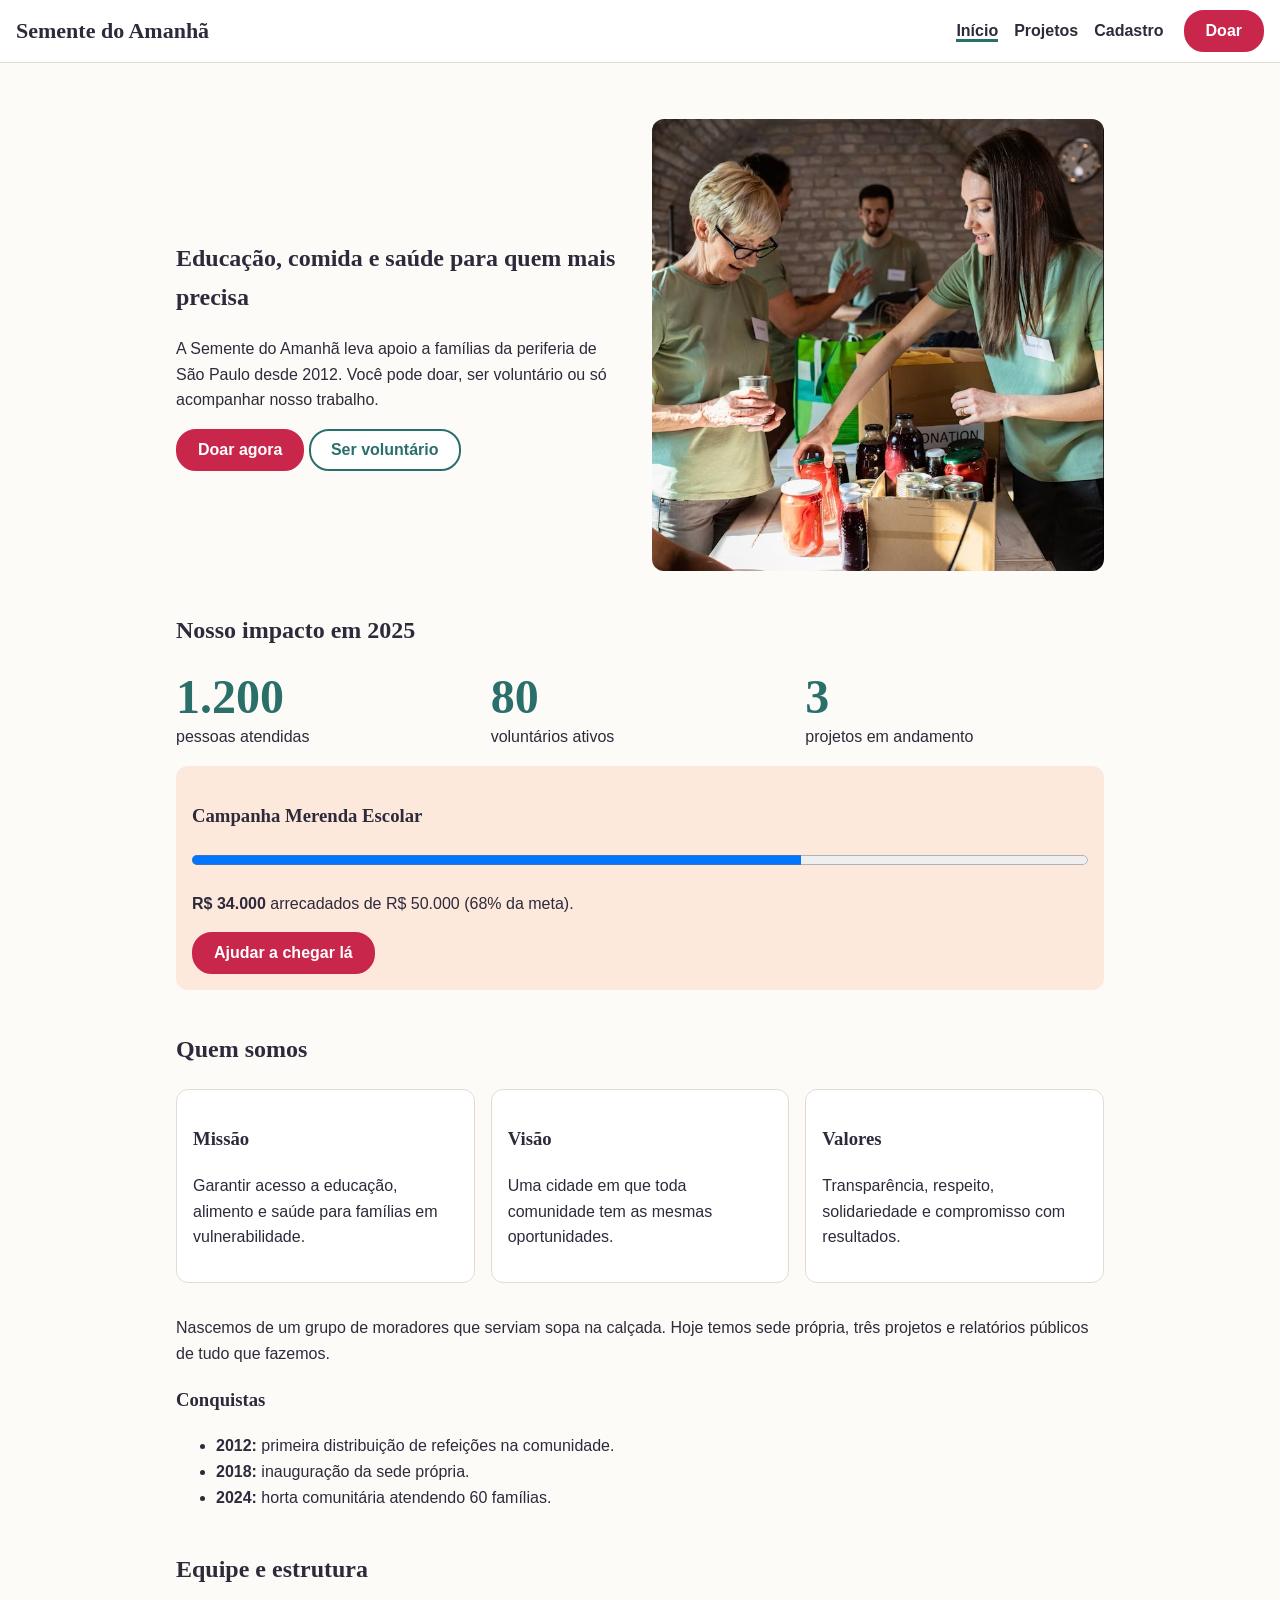
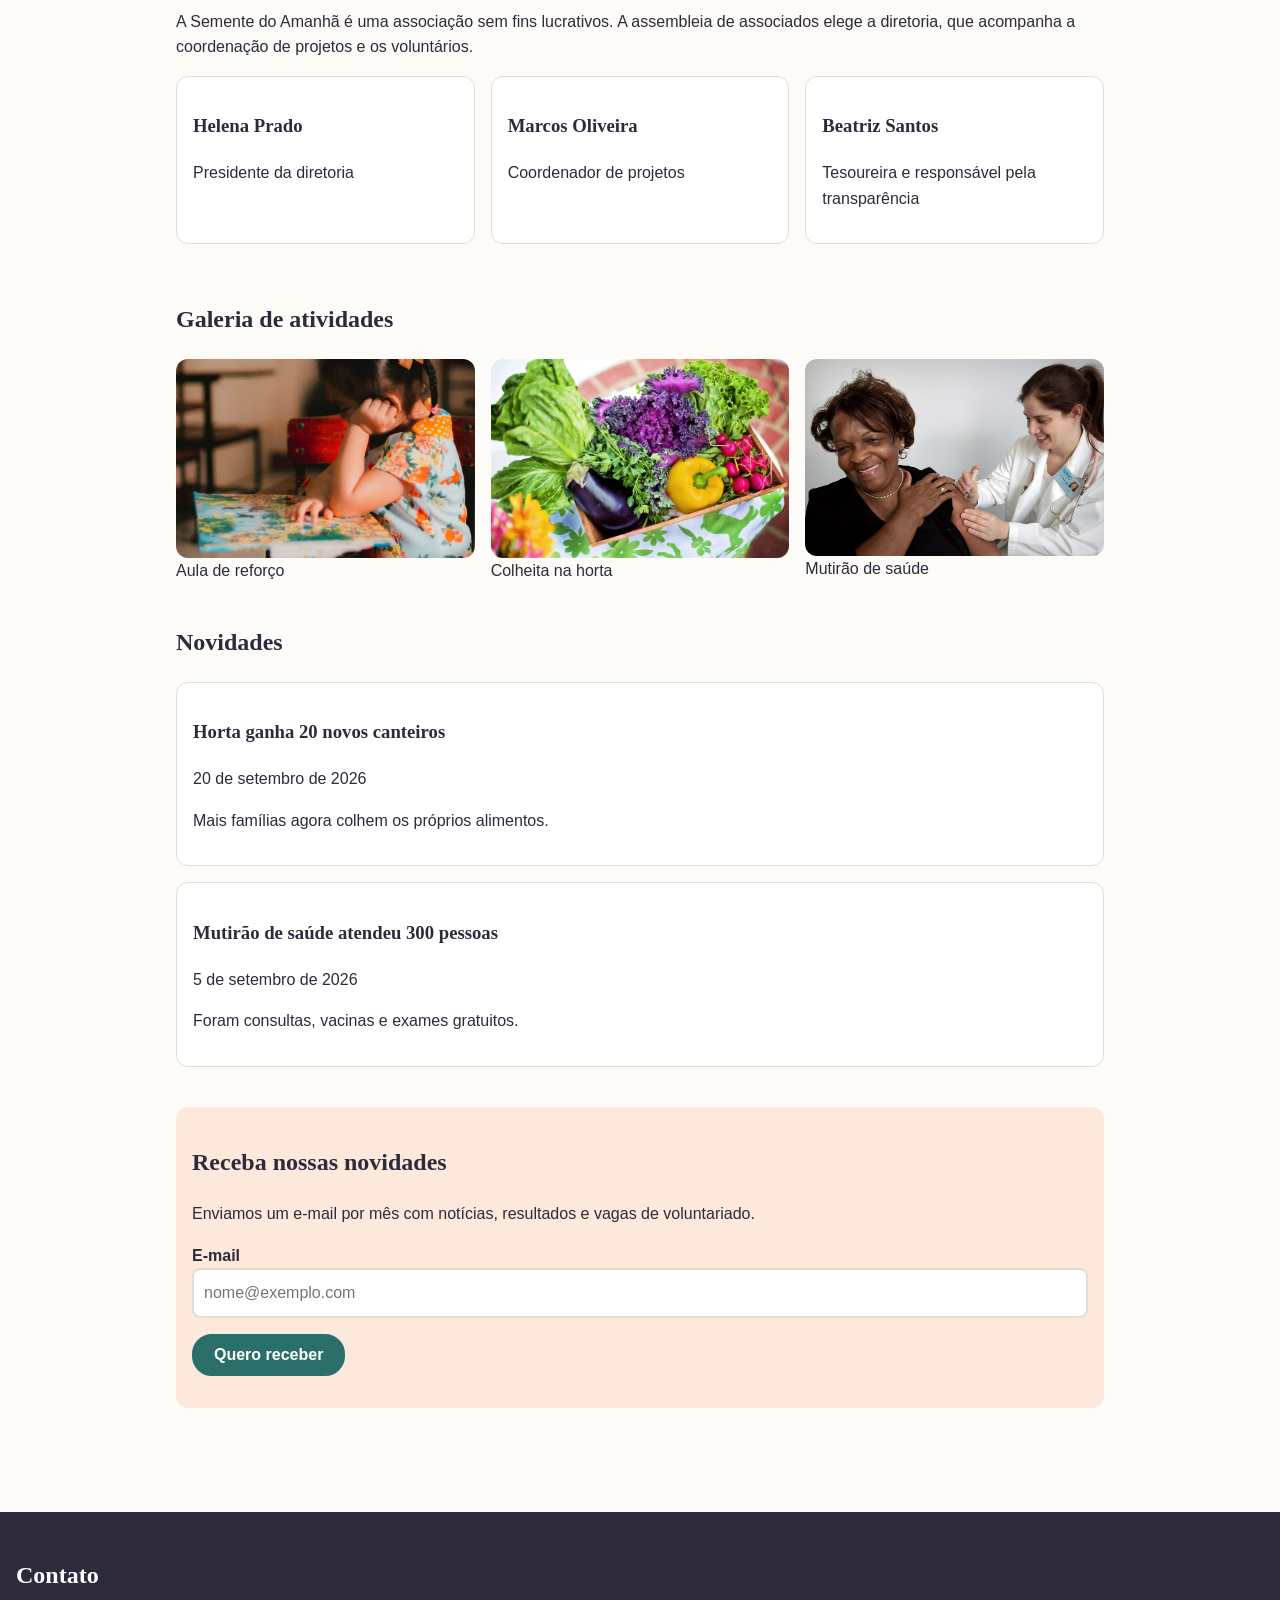
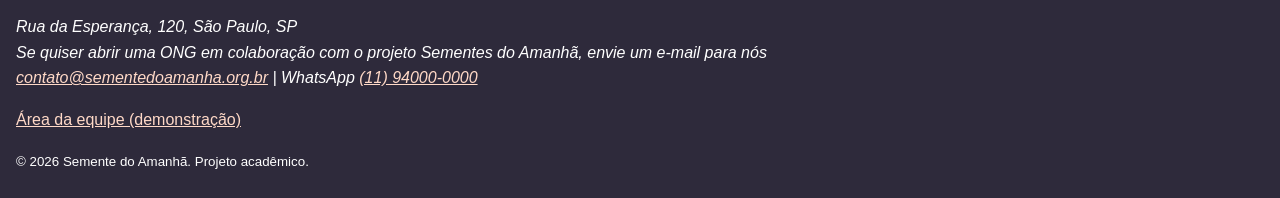
<file: index.html>
<!DOCTYPE html>
<html lang="pt-BR">
<head>
	<meta charset="UTF-8">
	<meta name="viewport" content="width=device-width, initial-scale=1">
	<meta name="description" content="ONG Semente do Amanhã: educação, alimentação e saúde em São Paulo.">
	<title>Início | Semente do Amanhã</title>
	<link rel="stylesheet" href="css/style.css">
</head>
<body>
	<header>
		<a class="marca" href="index.html">Semente do Amanhã</a>
		<nav>
			<ul>
			<li><a href="index.html" class="atual">Início</a></li>
			<li><a href="projetos.html">Projetos</a></li>
			<li><a href="cadastro.html">Cadastro</a></li>
			</ul>
		</nav>
		<a class="doar" href="projetos.html#doar">Doar</a>
	</header>

	<main>
		<section class="hero">
			<div>
				<h1>Educação, comida e saúde para quem mais precisa</h1>
				<p>A Semente do Amanhã leva apoio a famílias da periferia de São Paulo desde 2012. Você pode doar, ser voluntário ou só acompanhar nosso trabalho.</p>
				<a class="doar" href="projetos.html#doar">Doar agora</a>
				<a class="sec" href="cadastro.html">Ser voluntário</a>
			</div>
			<img src="img/hero.jpg" alt="Voluntários da ONG reunidos separando e organizando doações de alimentos para distribuição">
		</section>

		<section>
			<h2>Nosso impacto em 2025</h2>
			<ul class="numeros">
				<li><strong>1.200</strong> pessoas atendidas</li>
				<li><strong>80</strong> voluntários ativos</li>
				<li><strong>3</strong> projetos em andamento</li>
			</ul>
			<div class="faixa">
				<h3>Campanha Merenda Escolar</h3>
				<progress value="34000" max="50000">68%</progress>
				<p><strong>R$ 34.000</strong> arrecadados de R$ 50.000 (68% da meta).</p>
				<a class="doar" href="projetos.html#doar">Ajudar a chegar lá</a>
			</div>
		</section>

		<section>
			<h2>Quem somos</h2>
			<div class="grade">
				<article class="cartao">
					<h3>Missão</h3>
					<p>Garantir acesso a educação, alimento e saúde para famílias em vulnerabilidade.</p>
				</article>
				<article class="cartao">
					<h3>Visão</h3>
					<p>Uma cidade em que toda comunidade tem as mesmas oportunidades.</p>
				</article>
				<article class="cartao">
					<h3>Valores</h3>
					<p>Transparência, respeito, solidariedade e compromisso com resultados.</p>
				</article>
			</div>
			<p>Nascemos de um grupo de moradores que serviam sopa na calçada. Hoje temos sede própria, três projetos e relatórios públicos de tudo que fazemos.</p>
			<h3>Conquistas</h3>
			<ul>
				<li><strong>2012:</strong> primeira distribuição de refeições na comunidade.</li>
				<li><strong>2018:</strong> inauguração da sede própria.</li>
				<li><strong>2024:</strong> horta comunitária atendendo 60 famílias.</li>
			</ul>
		</section>

		<section>
			<h2>Equipe e estrutura</h2>
			<p>A Semente do Amanhã é uma associação sem fins lucrativos. A assembleia de associados elege a diretoria, que acompanha a coordenação de projetos e os voluntários.</p>
			<div class="grade">
				<article class="cartao">
					<h3>Helena Prado</h3>
					<p>Presidente da diretoria</p>
				</article>
				<article class="cartao">
					<h3>Marcos Oliveira</h3>
					<p>Coordenador de projetos</p>
				</article>
				<article class="cartao">
					<h3>Beatriz Santos</h3>
					<p>Tesoureira e responsável pela transparência</p>
				</article>
			</div>
		</section>

		<section>
			<h2>Galeria de atividades</h2>
			<div class="grade">
				<figure>
					<img src="img/educacao.jpg" loading="lazy" alt="Aluna participante do projeto de reforço escolar lendo livro durante atividade didática">
					<figcaption>Aula de reforço</figcaption>
				</figure>
				<figure>
					<img src="img/horta.jpg" loading="lazy" alt="Hortaliças frescas colhidas no projeto Horta Comunitária, incluindo pimentão, berinjela e hortaliças orgânicas">
					<figcaption>Colheita na horta</figcaption>
				</figure>
				<figure>
					<img src="img/saude.jpg" loading="lazy" alt="Atendimento médico e aplicação de vacinas no mutirão de saúde promovido pela ONG">
					<figcaption>Mutirão de saúde</figcaption>
				</figure>
			</div>
		</section>

		<section>
			<h2>Novidades</h2>
			<article class="cartao">
				<h3>Horta ganha 20 novos canteiros</h3>
				<p><time datetime="2026-09-20">20 de setembro de 2026</time></p>
				<p>Mais famílias agora colhem os próprios alimentos.</p>
			</article>
			<article class="cartao">
				<h3>Mutirão de saúde atendeu 300 pessoas</h3>
				<p><time datetime="2026-09-05">5 de setembro de 2026</time></p>
				<p>Foram consultas, vacinas e exames gratuitos.</p>
			</article>
		</section>

		<section class="faixa">
			<h2>Receba nossas novidades</h2>
			<p>Enviamos um e-mail por mês com notícias, resultados e vagas de voluntariado.</p>
			<form data-mensagem="Inscrição feita! (simulação) Você vai receber nossa newsletter por e-mail.">
				<label for="news-email">E-mail</label>
				<input id="news-email" type="email" required placeholder="nome@exemplo.com">
				<button type="submit">Quero receber</button>
				<p class="status"></p>
			</form>
		</section>
	</main>

	<footer>
		<h2>Contato</h2>
		<address>
			Rua da Esperança, 120, São Paulo, SP<br>
			Se quiser abrir uma ONG em colaboração com o projeto Sementes do Amanhã, envie um e-mail para nós<br>
			<a href="mailto:contato@sementedoamanha.org.br">contato@sementedoamanha.org.br</a> |
			WhatsApp <a href="https://wa.me/5511940000000">(11) 94000-0000</a>
		</address>
		<p><a href="login.html">Área da equipe (demonstração)</a></p>
		<small>&copy; 2026 Semente do Amanhã. Projeto acadêmico.</small>
	</footer>

	<script src="js/formularios.js"></script>
</body>
</html>
</file>
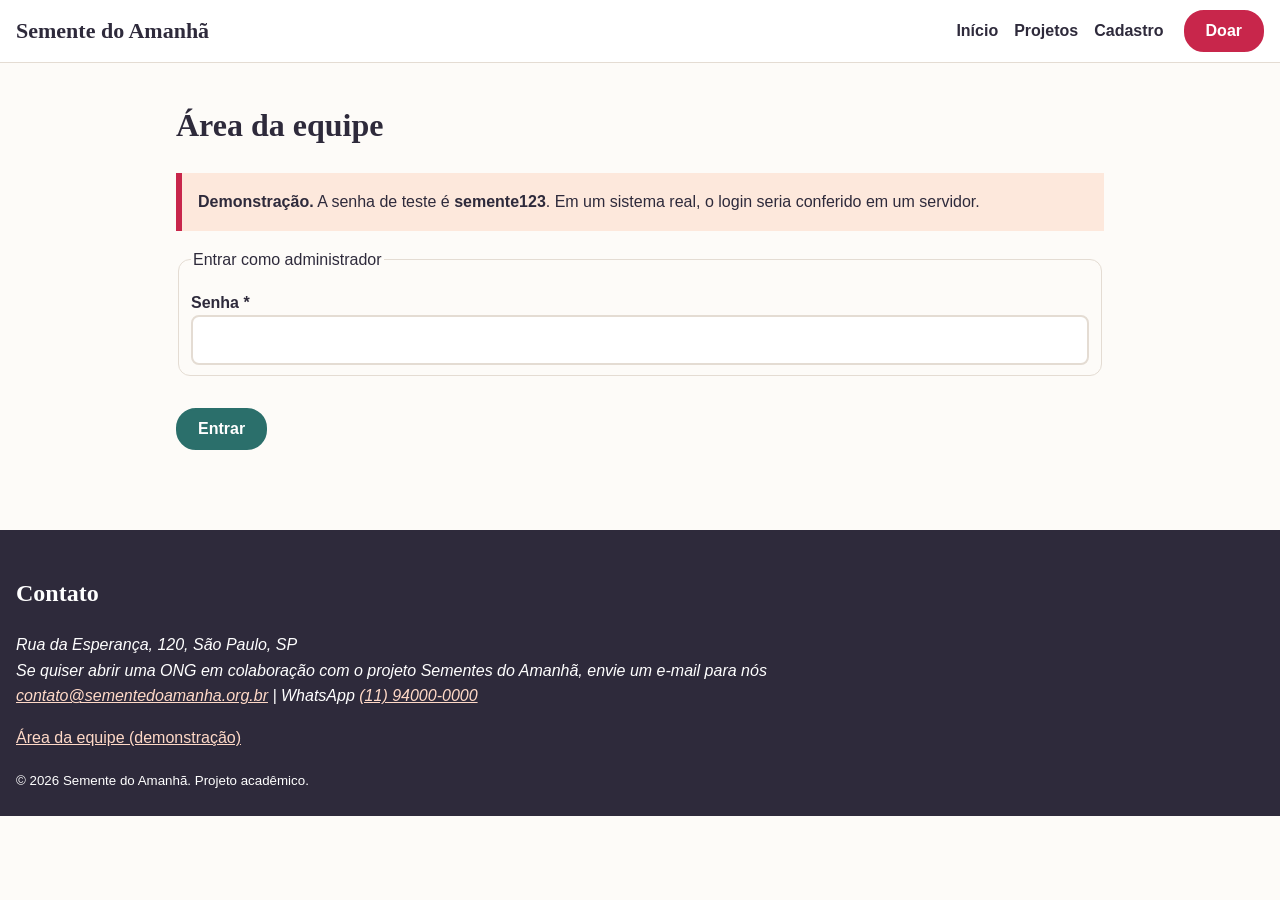
<file: admin.html>
<!DOCTYPE html>
<html lang="pt-BR">
<head>
	<meta charset="UTF-8">
	<meta name="viewport" content="width=device-width, initial-scale=1">
	<meta name="description" content="Painel de demonstração da equipe da Semente do Amanhã.">
	<title>Painel do administrador | Semente do Amanhã</title>
	<link rel="stylesheet" href="css/style.css">
	<script src="js/protecao.js"></script>
</head>
<body>
	<header>
		<a class="marca" href="index.html">Semente do Amanhã</a>
		<nav>
			<ul>
				<li><a href="index.html">Início</a></li>
				<li><a href="projetos.html">Projetos</a></li>
				<li><a href="cadastro.html">Cadastro</a></li>
			</ul>
		</nav>
		<a class="doar" href="projetos.html#doar">Doar</a>
		<button type="button" id="sair">Sair</button>
	</header>

	<main>
		<h1>Painel do administrador</h1>
		<p class="aviso"><strong>Demonstração.</strong> Esta página não tem login nem back-end: os dados são fictícios e as alterações somem ao recarregar a página.</p>

		<section>
			<h2>Métricas de engajamento</h2>
			<ul class="numeros">
				<li><strong>3.420</strong> visitas ao site no mês</li>
				<li><strong>12</strong> novas candidaturas de voluntários</li>
				<li><strong>R$ 34.000</strong> arrecadados na campanha</li>
			</ul>
		</section>

		<section>
			<h2>Informações institucionais</h2>
			<form data-mensagem="Informações salvas! (simulação)">
				<fieldset>
					<legend>Identidade da ONG</legend>
					<label for="inst-missao">Missão *</label>
					<textarea id="inst-missao" required rows="3">Garantir acesso a educação, alimento e saúde para famílias em vulnerabilidade.</textarea>
					<label for="inst-visao">Visão *</label>
					<textarea id="inst-visao" required rows="3">Uma cidade em que toda comunidade tem as mesmas oportunidades.</textarea>
					<label for="inst-valores">Valores *</label>
					<textarea id="inst-valores" required rows="3">Transparência, respeito, solidariedade e compromisso com resultados.</textarea>
				</fieldset>
				<fieldset>
					<legend>Contato</legend>
					<label for="inst-email">E-mail de contato *</label>
					<input id="inst-email" type="email" required value="contato@sementedoamanha.org.br">
					<label for="inst-endereco">Endereço *</label>
					<input id="inst-endereco" type="text" required value="Rua da Esperança, 120, São Paulo, SP">
				</fieldset>
				<button type="submit">Salvar informações</button>
				<p class="status"></p>
			</form>
		</section>

		<section>
			<h2>Projetos</h2>
			<h3>Cadastrar ou editar projeto</h3>
			<form id="form-projeto">
				<fieldset>
					<legend>Dados do projeto</legend>
					<label for="proj-nome">Nome do projeto *</label>
					<input id="proj-nome" type="text" required minlength="3">
					<label for="proj-categoria">Categoria *</label>
					<select id="proj-categoria" required>
						<option value="">Selecione</option>
						<option>Educação</option>
						<option>Alimentação</option>
						<option>Saúde</option>
					</select>
					<label for="proj-meta">Pessoas atendidas *</label>
					<input id="proj-meta" type="number" required min="1" max="100000">
				</fieldset>
				<button type="submit">Salvar projeto</button>
			</form>
			<p id="status-projeto" class="status"></p>

			<table>
				<caption>Projetos cadastrados</caption>
				<thead>
					<tr><th>Projeto</th><th>Categoria</th><th>Pessoas atendidas</th><th>Ações</th></tr>
				</thead>
				<tbody id="lista-projetos">
					<tr>
						<td>Reforço Escolar</td>
						<td>Educação</td>
						<td>150</td>
						<td></td>
					</tr>
					<tr>
						<td>Horta Comunitária</td>
						<td>Alimentação</td>
						<td>60</td>
						<td></td>
					</tr>
					<tr>
						<td>Saúde na Comunidade</td>
						<td>Saúde</td>
						<td>300</td>
						<td></td>
					</tr>
				</tbody>
			</table>
		</section>

		<section>
			<h2>Voluntários</h2>
			<table>
				<caption>Voluntários e candidaturas (dados fictícios)</caption>
				<tr><th>Nome</th><th>Projeto</th><th>Situação</th></tr>
				<tr><td>Ana Souza</td><td>Reforço Escolar</td><td>Ativa</td></tr>
				<tr><td>Carlos Lima</td><td>Horta Comunitária</td><td>Ativo</td></tr>
				<tr><td>Juliana Reis</td><td>Saúde na Comunidade</td><td>Candidatura em análise</td></tr>
			</table>
		</section>

		<section>
			<h2>Doações recentes</h2>
			<table>
				<caption>Doações recebidas (dados fictícios)</caption>
				<tr><th>Data</th><th>Valor</th><th>Campanha</th></tr>
				<tr><td>02/10/2026</td><td>R$ 100</td><td>Merenda Escolar</td></tr>
				<tr><td>28/09/2026</td><td>R$ 50</td><td>Merenda Escolar</td></tr>
				<tr><td>15/09/2026</td><td>R$ 200</td><td>Onde for mais necessário</td></tr>
			</table>
		</section>
	</main>

	<footer>
		<h2>Contato</h2>
		<address>
			Rua da Esperança, 120, São Paulo, SP<br>
			Se quiser abrir uma ONG em colaboração com o projeto Sementes do Amanhã, envie um e-mail para nós<br>
			<a href="mailto:contato@sementedoamanha.org.br">contato@sementedoamanha.org.br</a> |
			WhatsApp <a href="https://wa.me/5511940000000">(11) 94000-0000</a>
		</address>
		<p><a href="admin.html">Área da equipe (demonstração)</a></p>
		<small>&copy; 2026 Semente do Amanhã. Projeto acadêmico.</small>
	</footer>

	<script src="js/sair.js"></script>
	<script src="js/admin.js"></script>
	<script src="js/formularios.js"></script>
</body>
</html>
</file>
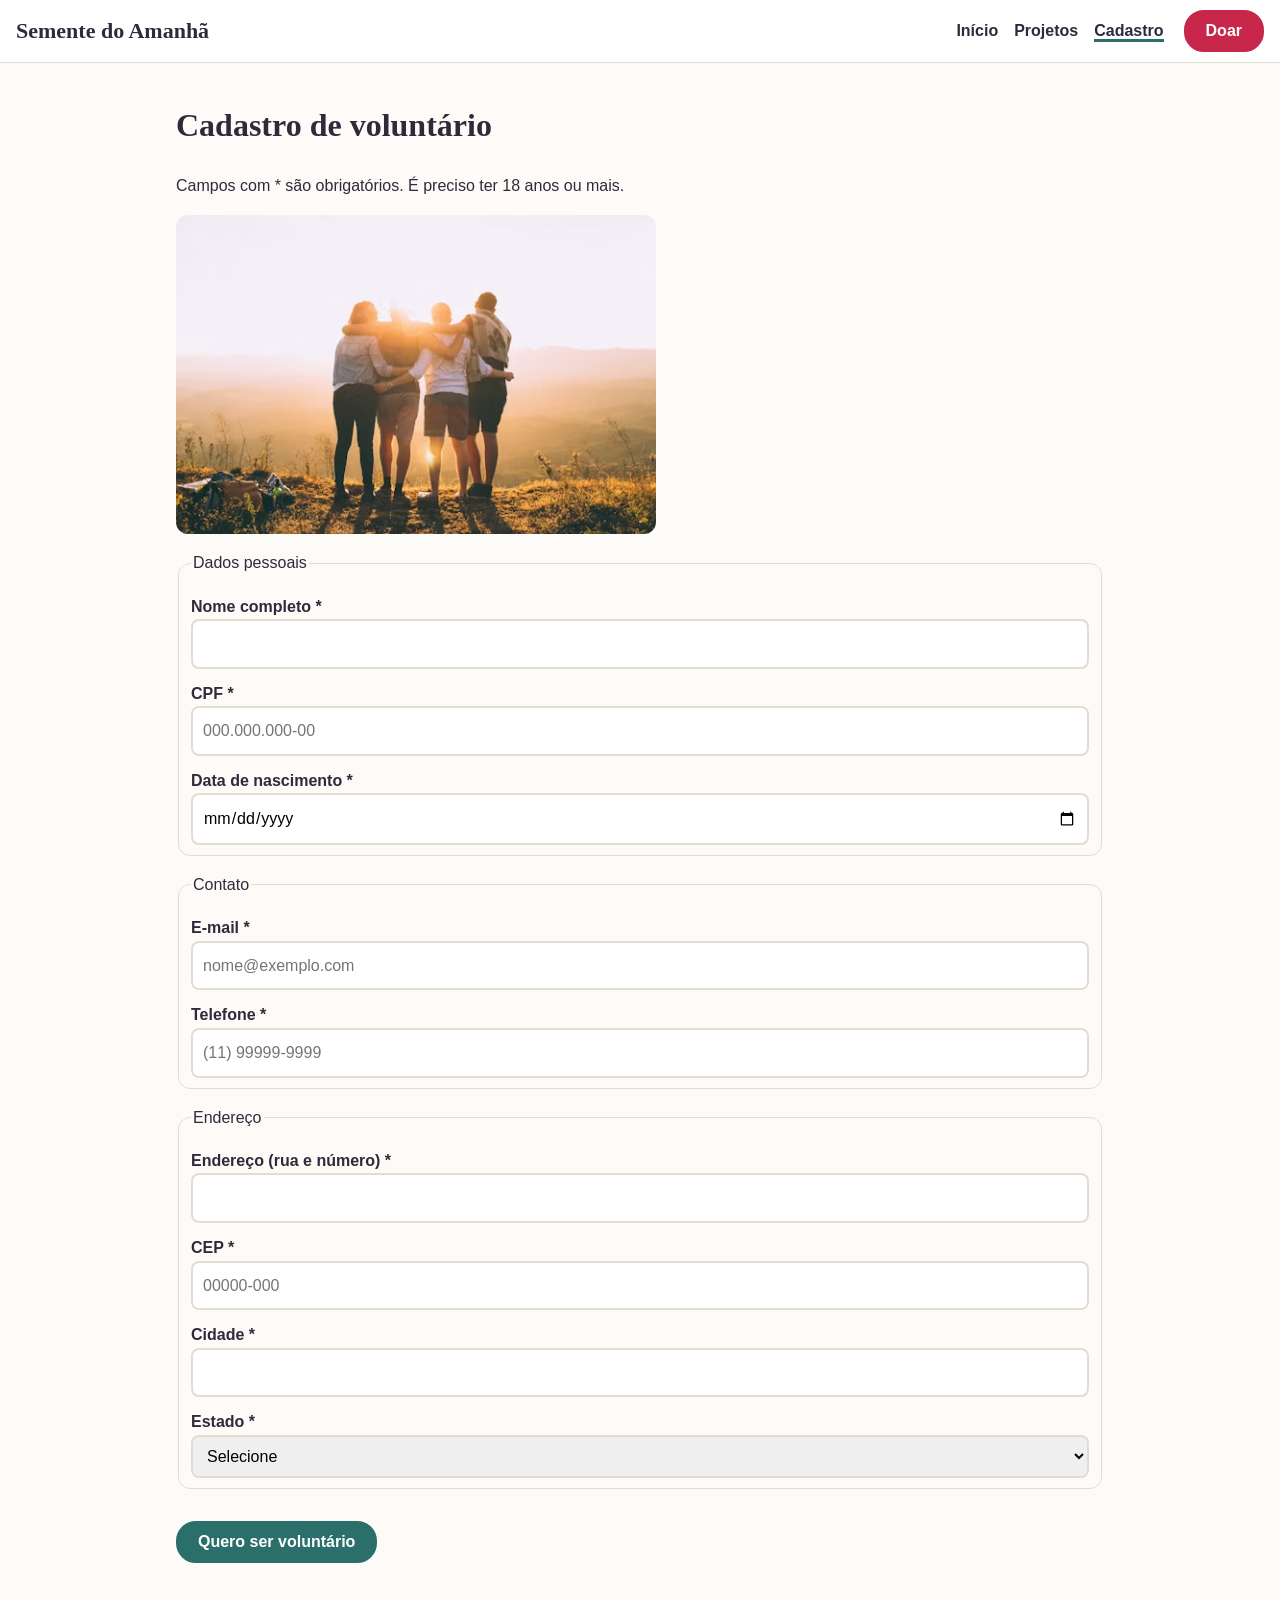
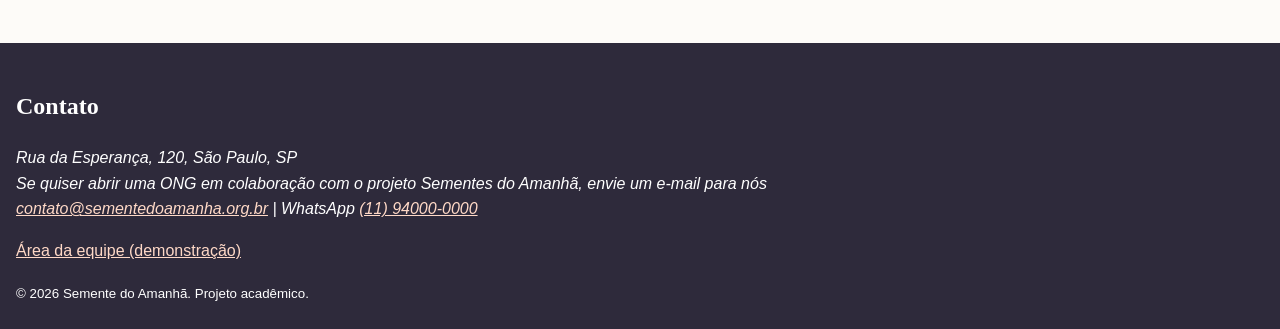
<file: cadastro.html>
<!DOCTYPE html>
<html lang="pt-BR">
<head>
	<meta charset="UTF-8">
	<meta name="viewport" content="width=device-width, initial-scale=1">
	<meta name="description" content="Cadastre-se como voluntário da Semente do Amanhã.">
	<title>Cadastro | Semente do Amanhã</title>
	<link rel="stylesheet" href="css/style.css">
</head>
<body>
	<header>
		<a class="marca" href="index.html">Semente do Amanhã</a>
		<nav>
			<ul>
			<li><a href="index.html">Início</a></li>
			<li><a href="projetos.html">Projetos</a></li>
			<li><a href="cadastro.html" class="atual">Cadastro</a></li>
			</ul>
		</nav>
		<a class="doar" href="projetos.html#doar">Doar</a>
	</header>

	<main>
		<h1>Cadastro de voluntário</h1>
		<p>Campos com * são obrigatórios. É preciso ter 18 anos ou mais.</p>
		<img class="ilustra" src="img/voluntario.jpg" alt="Grupo de voluntários abraçados de costas ao pôr do sol, simbolizando união e trabalho em equipe">

		<form data-mensagem="Cadastro recebido! (simulação) Entraremos em contato por e-mail.">
			<fieldset>
				<legend>Dados pessoais</legend>
				<label for="nome">Nome completo *</label>
				<input id="nome" type="text" required minlength="5">

				<label for="cpf">CPF *</label>
				<input id="cpf" type="text" required pattern="\d{3}\.\d{3}\.\d{3}-\d{2}" placeholder="000.000.000-00" maxlength="14" title="Use o formato 000.000.000-00">

				<label for="nascimento">Data de nascimento *</label>
				<input id="nascimento" type="date" required>
			</fieldset>

			<fieldset>
				<legend>Contato</legend>
				<label for="email">E-mail *</label>
				<input id="email" type="email" required placeholder="nome@exemplo.com">

				<label for="telefone">Telefone *</label>
				<input id="telefone" type="tel" required pattern="\(\d{2}\) \d{4,5}-\d{4}" placeholder="(11) 99999-9999" maxlength="15" title="Use o formato (11) 99999-9999">
			</fieldset>

			<fieldset>
				<legend>Endereço</legend>
				<label for="endereco">Endereço (rua e número) *</label>
				<input id="endereco" type="text" required>

				<label for="cep">CEP *</label>
				<input id="cep" type="text" required pattern="\d{5}-\d{3}" placeholder="00000-000" maxlength="9" title="Use o formato 00000-000">

				<label for="cidade">Cidade *</label>
				<input id="cidade" type="text" required>

				<label for="estado">Estado *</label>
				<select id="estado" required>
					<option value="">Selecione</option>
					<option>AC</option>
					<option>AL</option>
					<option>AP</option>
					<option>AM</option>
					<option>BA</option>
					<option>CE</option>
					<option>DF</option>
					<option>ES</option>
					<option>GO</option>
					<option>MA</option>
					<option>MT</option>
					<option>MS</option>
					<option>MG</option>
					<option>PA</option>
					<option>PB</option>
					<option>PR</option>
					<option>PE</option>
					<option>PI</option>
					<option>RJ</option>
					<option>RN</option>
					<option>RS</option>
					<option>RO</option>
					<option>RR</option>
					<option>SC</option>
					<option>SP</option>
					<option>SE</option>
					<option>TO</option>
				</select>
			</fieldset>

			<button type="submit">Quero ser voluntário</button>
			<p class="status"></p>
		</form>
	</main>

	<footer>
		<h2>Contato</h2>
		<address>
			Rua da Esperança, 120, São Paulo, SP<br>
			Se quiser abrir uma ONG em colaboração com o projeto Sementes do Amanhã, envie um e-mail para nós<br>
			<a href="mailto:contato@sementedoamanha.org.br">contato@sementedoamanha.org.br</a> |
			WhatsApp <a href="https://wa.me/5511940000000">(11) 94000-0000</a>
		</address>
		<p><a href="login.html">Área da equipe (demonstração)</a></p>
		<small>&copy; 2026 Semente do Amanhã. Projeto acadêmico.</small>
	</footer>

	<script src="js/mascaras.js"></script>
	<script src="js/formularios.js"></script>
</body>
</html>
</file>
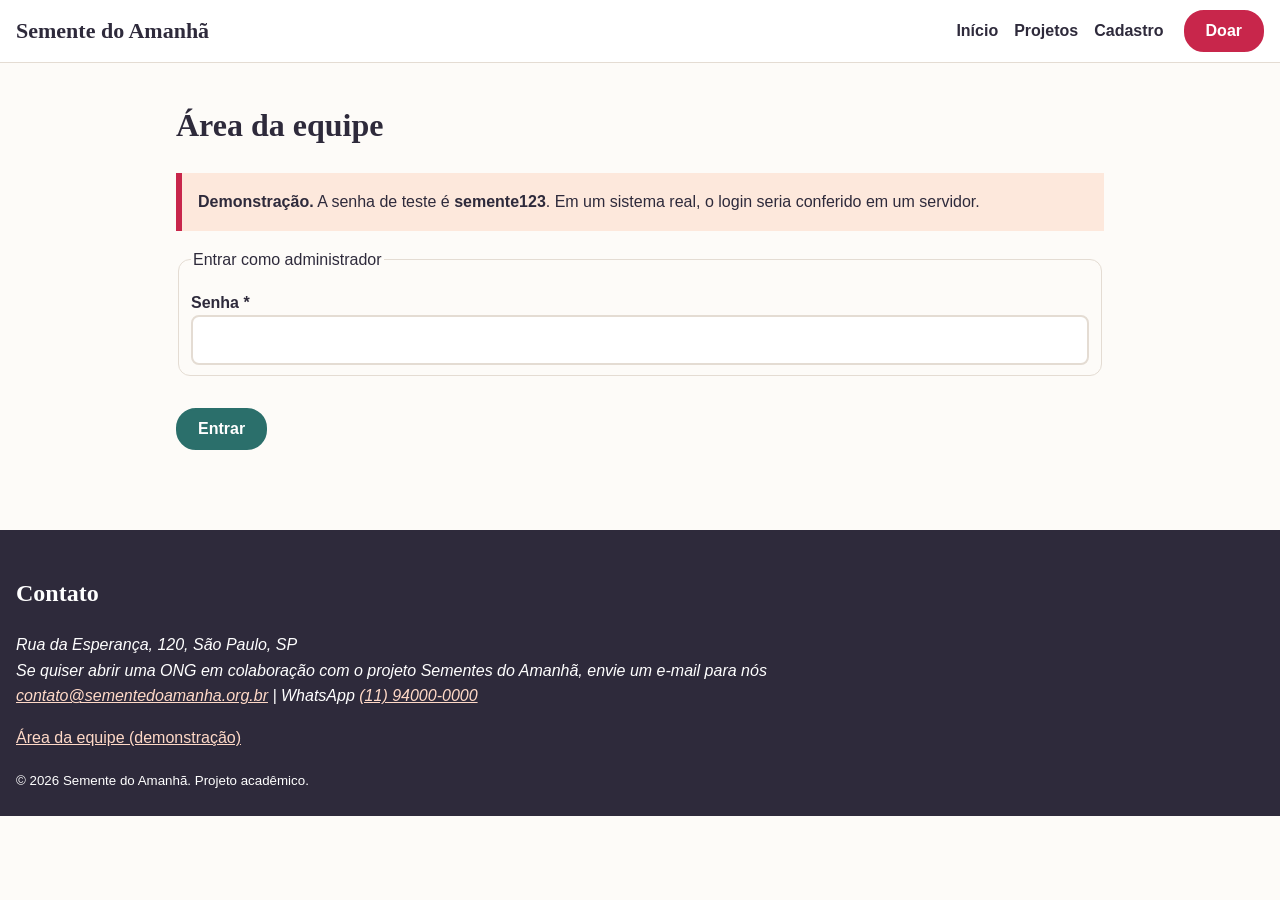
<file: login.html>
<!DOCTYPE html>
<html lang="pt-BR">
<head>
	<meta charset="UTF-8">
	<meta name="viewport" content="width=device-width, initial-scale=1">
	<meta name="robots" content="noindex">
	<meta name="description" content="Entrada da equipe da Semente do Amanhã.">
	<title>Login | Semente do Amanhã</title>
	<link rel="stylesheet" href="css/style.css">
</head>
<body>
	<header>
		<a class="marca" href="index.html">Semente do Amanhã</a>
		<nav>
			<ul>
				<li><a href="index.html">Início</a></li>
				<li><a href="projetos.html">Projetos</a></li>
				<li><a href="cadastro.html">Cadastro</a></li>
			</ul>
		</nav>
		<a class="doar" href="projetos.html#doar">Doar</a>
	</header>

	<main>
		<h1>Área da equipe</h1>
		<p class="aviso"><strong>Demonstração.</strong> A senha de teste é <strong>semente123</strong>. Em um sistema real, o login seria conferido em um servidor.</p>

		<form id="form-login">
			<fieldset>
				<legend>Entrar como administrador</legend>
				<label for="senha">Senha *</label>
				<input id="senha" type="password" required>
			</fieldset>
			<button type="submit">Entrar</button>
			<p id="mensagem-login" class="erro"></p>
		</form>
	</main>

	<footer>
		<h2>Contato</h2>
		<address>
			Rua da Esperança, 120, São Paulo, SP<br>
			Se quiser abrir uma ONG em colaboração com o projeto Sementes do Amanhã, envie um e-mail para nós<br>
			<a href="mailto:contato@sementedoamanha.org.br">contato@sementedoamanha.org.br</a> |
			WhatsApp <a href="https://wa.me/5511940000000">(11) 94000-0000</a>
		</address>
		<p><a href="login.html">Área da equipe (demonstração)</a></p>
		<small>&copy; 2026 Semente do Amanhã. Projeto acadêmico.</small>
	</footer>

	<script src="js/login.js"></script>
</body>
</html>
</file>
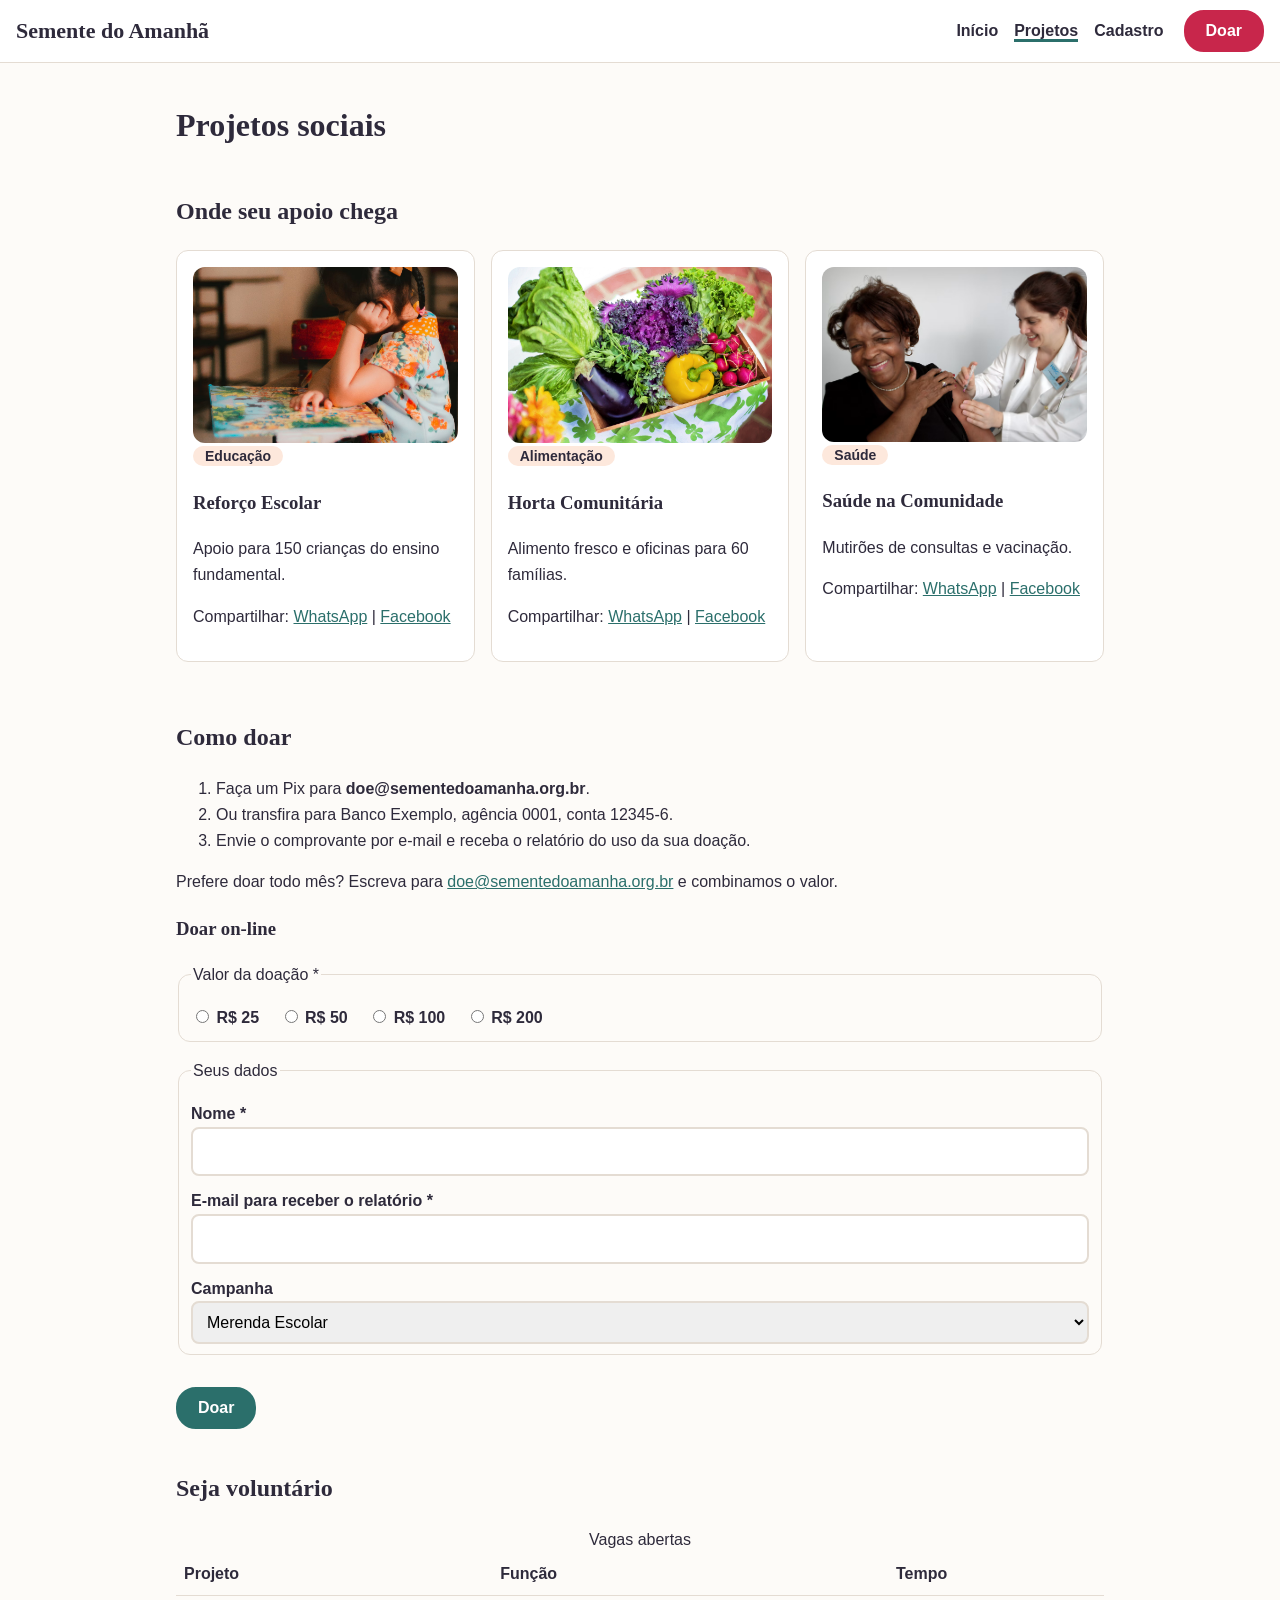
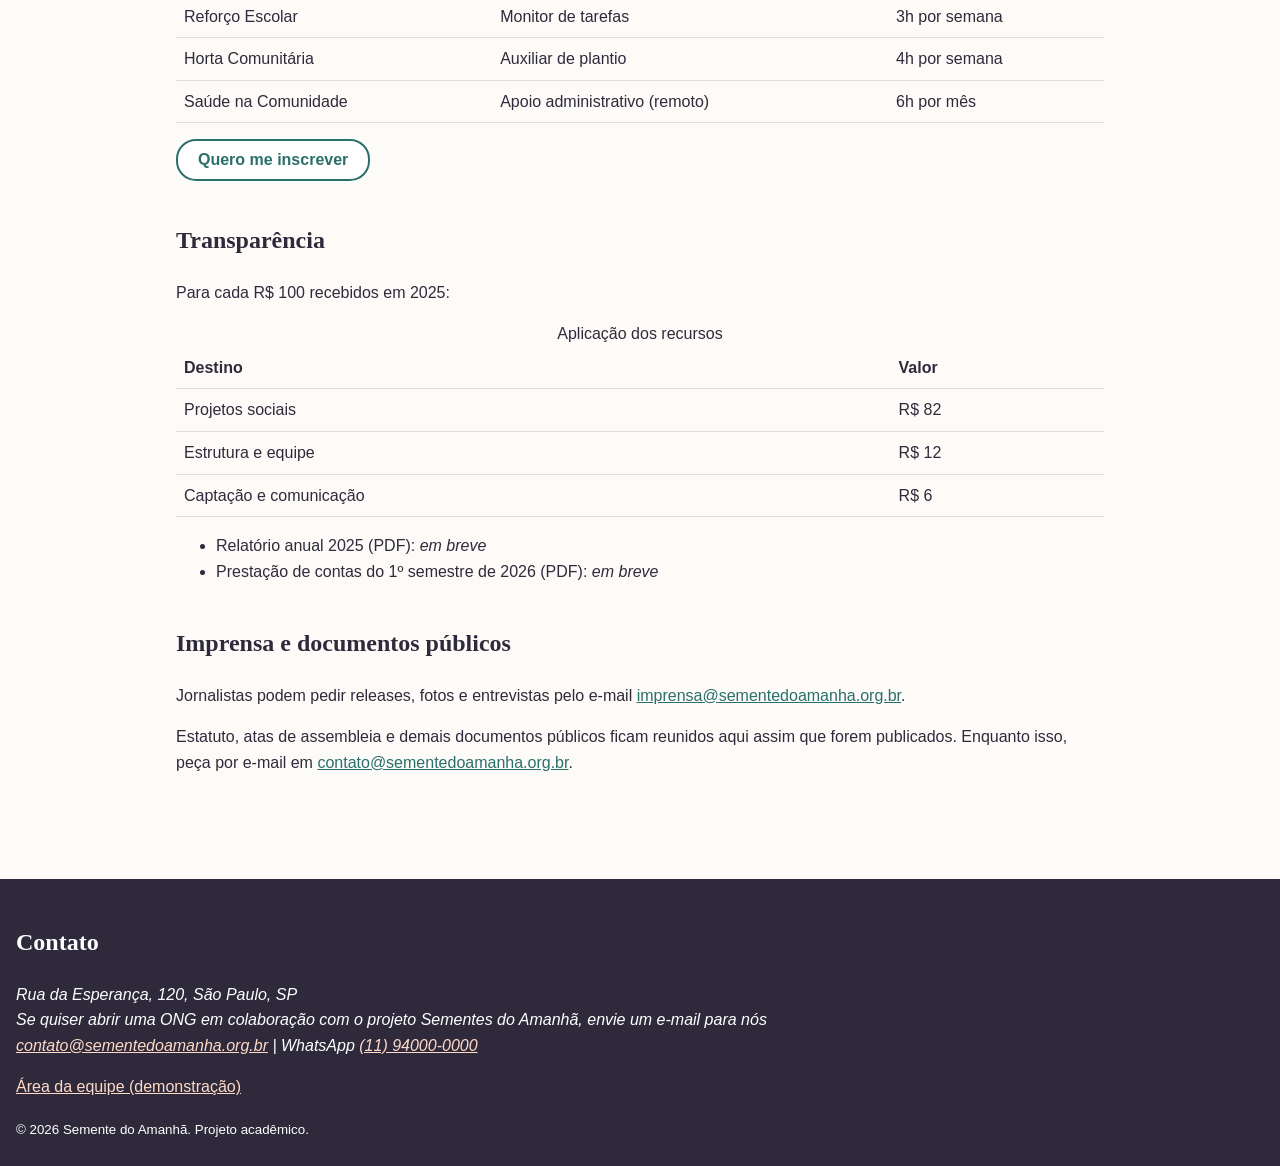
<file: projetos.html>
<!DOCTYPE html>
<html lang="pt-BR">
<head>
	<meta charset="UTF-8">
	<meta name="viewport" content="width=device-width, initial-scale=1">
	<meta name="description" content="Conheça os projetos da Semente do Amanhã, como doar e ser voluntário.">
	<title>Projetos | Semente do Amanhã</title>
	<link rel="stylesheet" href="css/style.css">
</head>
<body>
	<header>
		<a class="marca" href="index.html">Semente do Amanhã</a>
		<nav>
			<ul>
			<li><a href="index.html">Início</a></li>
			<li><a href="projetos.html" class="atual">Projetos</a></li>
			<li><a href="cadastro.html">Cadastro</a></li>
			</ul>
		</nav>
		<a class="doar" href="projetos.html#doar">Doar</a>
	</header>

	<main>
		<h1>Projetos sociais</h1>

		<section>
			<h2>Onde seu apoio chega</h2>
			<div class="grade">
				<article class="cartao">
					<img src="img/educacao.jpg" loading="lazy" alt="Aluna participante do projeto de reforço escolar lendo livro durante atividade didática">
					<span class="tag">Educação</span>
					<h3>Reforço Escolar</h3>
					<p>Apoio para 150 crianças do ensino fundamental.</p>
					<p>Compartilhar:
						<a href="https://wa.me/?text=Conheça o projeto Reforço Escolar da Semente do Amanhã">WhatsApp</a> |
						<a href="https://www.facebook.com/sharer/sharer.php?u=https://sementedoamanha.org.br/projetos.html">Facebook</a>
					</p>
				</article>

				<article class="cartao">
					<img src="img/horta.jpg" loading="lazy" alt="Hortaliças frescas colhidas no projeto Horta Comunitária, incluindo pimentão, berinjela e hortaliças orgânicas">
					<span class="tag">Alimentação</span>
					<h3>Horta Comunitária</h3>
					<p>Alimento fresco e oficinas para 60 famílias.</p>
					<p>Compartilhar:
						<a href="https://wa.me/?text=Conheça o projeto Horta Comunitária da Semente do Amanhã">WhatsApp</a> |
						<a href="https://www.facebook.com/sharer/sharer.php?u=https://sementedoamanha.org.br/projetos.html">Facebook</a>
					</p>
				</article>

				<article class="cartao">
					<img src="img/saude.jpg" loading="lazy" alt="Atendimento médico e aplicação de vacinas no mutirão de saúde promovido pela ONG">
					<span class="tag">Saúde</span>
					<h3>Saúde na Comunidade</h3>
					<p>Mutirões de consultas e vacinação.</p>
					<p>Compartilhar:
						<a href="https://wa.me/?text=Conheça o projeto Saúde na Comunidade da Semente do Amanhã">WhatsApp</a> |
						<a href="https://www.facebook.com/sharer/sharer.php?u=https://sementedoamanha.org.br/projetos.html">Facebook</a>
					</p>
				</article>
			</div>
		</section>

		<section id="doar">
			<h2>Como doar</h2>
			<ol>
				<li>Faça um Pix para <strong>doe@sementedoamanha.org.br</strong>.</li>
				<li>Ou transfira para Banco Exemplo, agência 0001, conta 12345-6.</li>
				<li>Envie o comprovante por e-mail e receba o relatório do uso da sua doação.</li>
			</ol>
			<p>Prefere doar todo mês? Escreva para <a href="mailto:doe@sementedoamanha.org.br">doe@sementedoamanha.org.br</a> e combinamos o valor.</p>

			<h3>Doar on-line</h3>
			<form data-mensagem="Obrigado! (simulação) Em um sistema real, você seguiria para o pagamento.">
				<fieldset>
					<legend>Valor da doação *</legend>
					<label class="opcao"><input type="radio" name="valor" value="25" required> R$ 25</label>
					<label class="opcao"><input type="radio" name="valor" value="50"> R$ 50</label>
					<label class="opcao"><input type="radio" name="valor" value="100"> R$ 100</label>
					<label class="opcao"><input type="radio" name="valor" value="200"> R$ 200</label>
				</fieldset>
				<fieldset>
					<legend>Seus dados</legend>
					<label for="doador-nome">Nome *</label>
					<input id="doador-nome" type="text" required minlength="3">
					<label for="doador-email">E-mail para receber o relatório *</label>
					<input id="doador-email" type="email" required>
					<label for="campanha">Campanha</label>
					<select id="campanha">
						<option>Merenda Escolar</option>
						<option>Onde for mais necessário</option>
					</select>
				</fieldset>
				<button type="submit">Doar</button>
				<p class="status"></p>
			</form>
		</section>

		<section>
			<h2>Seja voluntário</h2>
			<table>
				<caption>Vagas abertas</caption>
				<tr><th>Projeto</th><th>Função</th><th>Tempo</th></tr>
				<tr><td>Reforço Escolar</td><td>Monitor de tarefas</td><td>3h por semana</td></tr>
				<tr><td>Horta Comunitária</td><td>Auxiliar de plantio</td><td>4h por semana</td></tr>
				<tr><td>Saúde na Comunidade</td><td>Apoio administrativo (remoto)</td><td>6h por mês</td></tr>
			</table>
			<p><a class="sec" href="cadastro.html">Quero me inscrever</a></p>
		</section>

		<section>
			<h2>Transparência</h2>
			<p>Para cada R$ 100 recebidos em 2025:</p>
			<table>
				<caption>Aplicação dos recursos</caption>
				<tr><th>Destino</th><th>Valor</th></tr>
				<tr><td>Projetos sociais</td><td>R$ 82</td></tr>
				<tr><td>Estrutura e equipe</td><td>R$ 12</td></tr>
				<tr><td>Captação e comunicação</td><td>R$ 6</td></tr>
			</table>
			<ul>
				<li>Relatório anual 2025 (PDF): <em>em breve</em></li>
				<li>Prestação de contas do 1º semestre de 2026 (PDF): <em>em breve</em></li>
			</ul>
		</section>

		<section>
			<h2>Imprensa e documentos públicos</h2>
			<p>Jornalistas podem pedir releases, fotos e entrevistas pelo e-mail <a href="mailto:imprensa@sementedoamanha.org.br">imprensa@sementedoamanha.org.br</a>.</p>
			<p>Estatuto, atas de assembleia e demais documentos públicos ficam reunidos aqui assim que forem publicados. Enquanto isso, peça por e-mail em <a href="mailto:contato@sementedoamanha.org.br">contato@sementedoamanha.org.br</a>.</p>
		</section>
	</main>

	<footer>
		<h2>Contato</h2>
		<address>
			Rua da Esperança, 120, São Paulo, SP<br>
			Se quiser abrir uma ONG em colaboração com o projeto Sementes do Amanhã, envie um e-mail para nós<br>
			<a href="mailto:contato@sementedoamanha.org.br">contato@sementedoamanha.org.br</a> |
			WhatsApp <a href="https://wa.me/5511940000000">(11) 94000-0000</a>
		</address>
		<p><a href="login.html">Área da equipe (demonstração)</a></p>
		<small>&copy; 2026 Semente do Amanhã. Projeto acadêmico.</small>
	</footer>

	<script src="js/formularios.js"></script>
</body>
</html>
</file>
<file: css/style.css>
/* Cores do site */
:root {
	--texto: #2e2a3b;
	--fundo: #fdfbf8;
	--claro: #fde8dc;
	--verde: #2b6f6b;
	--vermelho: #c8264b;
	--borda: #e4dcd3;
}

* {
	box-sizing: border-box;
}

body {
	margin: 0;
	font-family: Arial, sans-serif;
	line-height: 1.6;
	color: var(--texto);
	background: var(--fundo);
}

h1, h2, h3 {
	font-family: Georgia, serif;
}

a {
	color: var(--verde);
}

img {
	max-width: 100%;
	height: auto;
	display: block;
	border-radius: 12px;
}

/* Cabeçalho e menu */
header {
	background: #fff;
	border-bottom: 1px solid var(--borda);
	padding: 10px 16px;
	display: flex;
	flex-wrap: wrap;
	align-items: center;
	gap: 10px 20px;
}

.marca {
	font: bold 22px Georgia, serif;
	color: var(--texto);
	text-decoration: none;
	margin-right: auto;
}

nav ul {
	list-style: none;
	display: flex;
	gap: 16px;
	margin: 0;
	padding: 0;
}

nav a {
	color: var(--texto);
	text-decoration: none;
	font-weight: bold;
}

nav a.atual {
	border-bottom: 3px solid var(--verde);
}

/* Conteúdo */
main {
	max-width: 960px;
	margin: 0 auto;
	padding: 16px;
}

section {
	margin: 40px 0;
}

/* Botões */
.doar, .sec, button {
	display: inline-block;
	padding: 10px 20px;
	border-radius: 20px;
	font: bold 16px Arial, sans-serif;
	text-decoration: none;
	cursor: pointer;
}

.doar {
	background: var(--vermelho);
	color: #fff;
	border: 2px solid var(--vermelho);
}

.sec {
	background: #fff;
	color: var(--verde);
	border: 2px solid var(--verde);
}

button {
	background: var(--verde);
	color: #fff;
	border: 2px solid var(--verde);
	margin-top: 16px;
}

/* Blocos */
.hero {
	display: grid;
	gap: 24px;
	align-items: center;
}

.numeros {
	list-style: none;
	padding: 0;
	display: grid;
	gap: 16px;
}

.numeros strong {
	display: block;
	font: bold 48px Georgia, serif;
	color: var(--verde);
}

.faixa {
	background: var(--claro);
	border-radius: 12px;
	padding: 16px;
}

progress {
	width: 100%;
	height: 20px;
}

.grade {
	display: grid;
	gap: 16px;
}

figure {
	margin: 0;
}

.cartao {
	background: #fff;
	border: 1px solid var(--borda);
	border-radius: 12px;
	padding: 16px;
	margin-bottom: 16px;
}

.tag {
	background: var(--claro);
	border-radius: 20px;
	padding: 2px 12px;
	font-size: 14px;
	font-weight: bold;
}

.ilustra {
	max-width: 480px;
	margin: 16px 0;
}

.aviso {
	background: var(--claro);
	border-left: 6px solid var(--vermelho);
	padding: 16px;
}

/* Tabelas */
table {
	border-collapse: collapse;
	width: 100%;
}

th, td {
	border-bottom: 1px solid var(--borda);
	padding: 8px;
	text-align: left;
}

/* Formulários */
fieldset {
	border: 1px solid var(--borda);
	border-radius: 12px;
	margin-bottom: 16px;
}

label {
	display: block;
	font-weight: bold;
	margin-top: 12px;
}

input, select, textarea {
	width: 100%;
	padding: 10px;
	font: inherit;
	border: 2px solid var(--borda);
	border-radius: 8px;
}

/* campo preenchido de forma errada fica vermelho */
input:user-invalid, select:user-invalid, textarea:user-invalid {
	border-color: #b3261e;
}

.opcao {
	display: inline-block;
	margin-right: 16px;
}

input[type="radio"] {
	width: auto;
}

.status:not(:empty) {
	background: #e3f3ef;
	border: 1px solid var(--verde);
	border-radius: 12px;
	padding: 12px;
	font-weight: bold;
}

/* Botões pequenos da tabela do admin */
td button {
	margin: 0 4px 0 0;
	padding: 2px 12px;
	font-size: 14px;
}

footer {
	background: var(--texto);
	color: #fff;
	padding: 24px 16px;
	margin-top: 48px;
}

footer a {
	color: #ffd9c7;
}

/* Telas maiores (mobile first: o que está acima vale para o celular) */
@media (min-width: 640px) {
	.grade, .numeros {
		grid-template-columns: repeat(3, 1fr);
	}
}

@media (min-width: 960px) {
	.hero {
		grid-template-columns: 1fr 1fr;
	}
}

/* Mensagem de erro do login e botão Sair */
.erro {
	color: #b3261e;
	font-weight: bold;
}

#sair {
	margin-top: 0;
	background: #fff;
	color: var(--verde);
}
</file>
